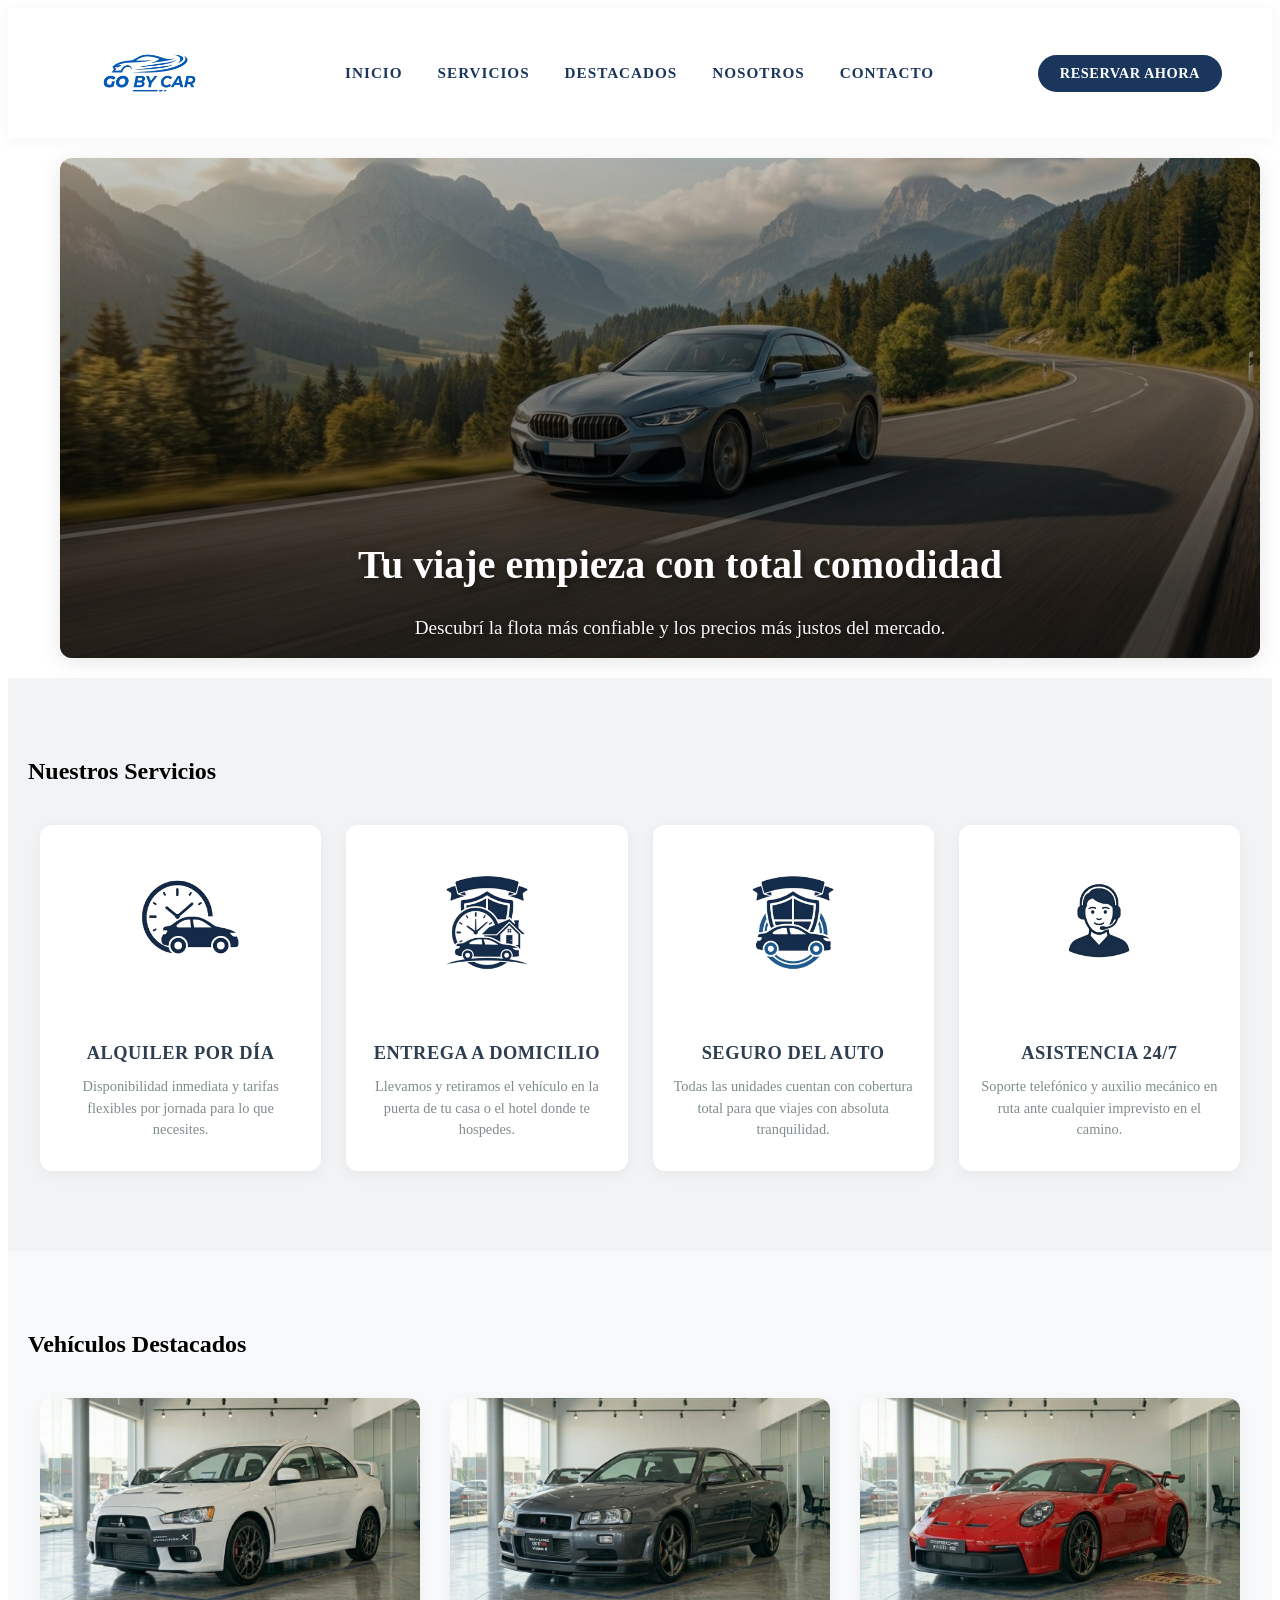
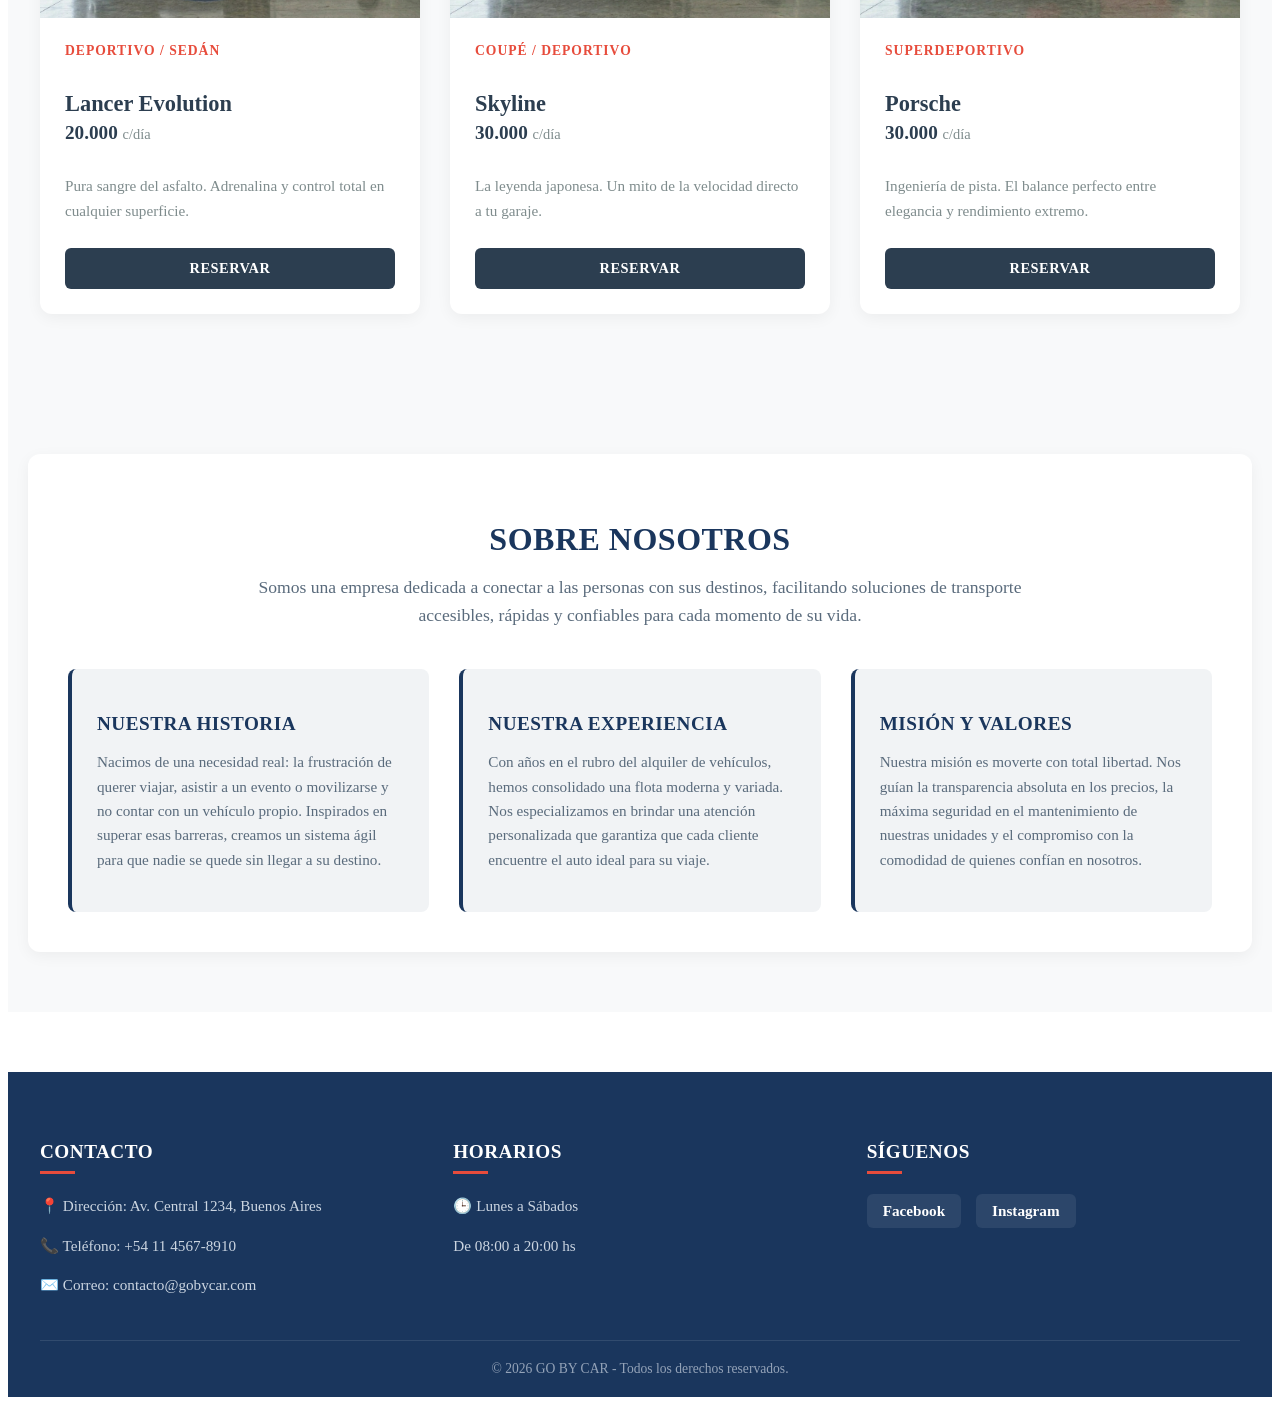
<file: index.html>
<!doctype html>
<html lang="en">
  <head>
    <meta charset="UTF-8" />
    <meta name="viewport" content="width=device-width, initial-scale=1.0" />
    <title>Go By Car</title>
    <link rel="stylesheet" href="./styles.css" />
    <link
      rel="icon"
      href="./img/Logo_De_La_Empresa-Photoroom.ico"
      type="image/x-ico"
    />
  </head>
  <body>
    <header class="sitio-header">
      <div class="header-marca">
        <img
          src="./img/Logo_De_La_Empresa-Photoroom.png"
          alt="GO BY CAR"
          class="header-logo"
        />
      </div>

      <nav class="header-nav">
        <ul class="nav-lista">
          <li><a href="#inicio" class="nav-enlace">Inicio</a></li>
          <li><a href="#servicios" class="nav-enlace">Servicios</a></li>
          <li><a href="#destacados" class="nav-enlace">Destacados</a></li>
          <li><a href="#nosotros" class="nav-enlace">Nosotros</a></li>
          <li><a href="#footer" class="nav-enlace">Contacto</a></li>
        </ul>
      </nav>

      <div class="header-accion">
        <a href="reserva.html" class="btn-reservar-header">Reservar Ahora</a>
      </div>
    </header>
    <main id="inicio">
      <section class="hero-section">
        <div class="hero-container">
          <img
            src="./img/banner.png"
            alt="Auto en la ruta"
            class="hero-bg-img"
          />
          <div class="hero-overlay-content">
            <h1>Tu viaje empieza con total comodidad</h1>
            <p>
              Descubrí la flota más confiable y los precios más justos del
              mercado.
            </p>
            <a href="reserva.html" class="btn-hero-action">Empezar Ahora</a>
          </div>
        </div>
      </section>
    </main>
    <section id="servicios" class="servicios-section">
      <h2 class="seccion-titulo">Nuestros Servicios</h2>
      <div class="servicios-grid">
        <article class="servicio-box">
          <div class="servicio-imagen-wrapper">
            <img
              src="./img/Por-dia-Photoroom.png"
              alt="Ícono Alquiler por día"
            />
          </div>
          <h3>Alquiler por día</h3>
          <p>
            Disponibilidad inmediata y tarifas flexibles por jornada para lo que
            necesites.
          </p>
        </article>

        <article class="servicio-box">
          <div class="servicio-imagen-wrapper">
            <img
              src="./img/Domicilio-Photoroom.png"
              alt="Ícono Entrega a domicilio"
            />
          </div>
          <h3>Entrega a domicilio</h3>
          <p>
            Llevamos y retiramos el vehículo en la puerta de tu casa o el hotel
            donde te hospedes.
          </p>
        </article>

        <article class="servicio-box">
          <div class="servicio-imagen-wrapper">
            <img src="./img/seguro-Photoroom.png" alt="Ícono Seguro del auto" />
          </div>
          <h3>Seguro del auto</h3>
          <p>
            Todas las unidades cuentan con cobertura total para que viajes con
            absoluta tranquilidad.
          </p>
        </article>

        <article class="servicio-box">
          <div class="servicio-imagen-wrapper">
            <img
              src="./img/Ayuda-Photoroom.png"
              alt="Ícono Asistencia técnica"
            />
          </div>
          <h3>Asistencia 24/7</h3>
          <p>
            Soporte telefónico y auxilio mecánico en ruta ante cualquier
            imprevisto en el camino.
          </p>
        </article>
      </div>
    </section>
    <section id="destacados" class="vehiculos-section">
      <h2 class="seccion-titulo">Vehículos Destacados</h2>

      <div class="vehiculos-grid">
        <article class="vehiculo-box">
          <div class="vehiculo-imagen">
            <img src="./img/lancer.png" alt="Lancer Evolution" />
          </div>
          <div class="vehiculo-info">
            <span class="vehiculo-tipo">Deportivo / Sedán</span>
            <h3>Lancer Evolution</h3>
            <div class="vehiculo-precio">20.000 <span>c/día</span></div>
            <p class="vehiculo-descripcion">
              Pura sangre del asfalto. Adrenalina y control total en cualquier
              superficie.
            </p>
            <a href="reserva.html" class="btn-tarjeta-reserva">Reservar</a>
          </div>
        </article>

        <article class="vehiculo-box">
          <div class="vehiculo-imagen">
            <img src="./img/niisan->.<.png" alt="Skyline" />
          </div>
          <div class="vehiculo-info">
            <span class="vehiculo-tipo">Coupé / Deportivo</span>
            <h3>Skyline</h3>
            <div class="vehiculo-precio">30.000 <span>c/día</span></div>
            <p class="vehiculo-descripcion">
              La leyenda japonesa. Un mito de la velocidad directo a tu garaje.
            </p>
            <a href="reserva.html" class="btn-tarjeta-reserva">Reservar</a>
          </div>
        </article>

        <article class="vehiculo-box">
          <div class="vehiculo-imagen">
            <img src="./img/porche.png" alt="Porsche" />
          </div>
          <div class="vehiculo-info">
            <span class="vehiculo-tipo">Superdeportivo</span>
            <h3>Porsche</h3>
            <div class="vehiculo-precio">30.000 <span>c/día</span></div>
            <p class="vehiculo-descripcion">
              Ingeniería de pista. El balance perfecto entre elegancia y
              rendimiento extremo.
            </p>
            <a href="reserva.html" class="btn-tarjeta-reserva">Reservar</a>
          </div>
        </article>
      </div>
    </section>
    <section id="nosotros" class="nosotros-section">
      <div class="nosotros-card">
        <h2>Sobre Nosotros</h2>
        <p class="nosotros-intro">
          Somos una empresa dedicada a conectar a las personas con sus destinos,
          facilitando soluciones de transporte accesibles, rápidas y confiables
          para cada momento de su vida.
        </p>

        <div class="nosotros-detalles-grid">
          <article class="nosotros-item">
            <h3>Nuestra Historia</h3>
            <p>
              Nacimos de una necesidad real: la frustración de querer viajar,
              asistir a un evento o movilizarse y no contar con un vehículo
              propio. Inspirados en superar esas barreras, creamos un sistema
              ágil para que nadie se quede sin llegar a su destino.
            </p>
          </article>

          <article class="nosotros-item">
            <h3>Nuestra Experiencia</h3>
            <p>
              Con años en el rubro del alquiler de vehículos, hemos consolidado
              una flota moderna y variada. Nos especializamos en brindar una
              atención personalizada que garantiza que cada cliente encuentre el
              auto ideal para su viaje.
            </p>
          </article>

          <article class="nosotros-item">
            <h3>Misión y Valores</h3>
            <p>
              Nuestra misión es moverte con total libertad. Nos guían la
              transparencia absoluta en los precios, la máxima seguridad en el
              mantenimiento de nuestras unidades y el compromiso con la
              comodidad de quienes confían en nosotros.
            </p>
          </article>
        </div>
      </div>
    </section>
    <footer id="footer" class="sitio-footer">
      <div class="footer-container">
        <div class="footer-columna">
          <h3>Contacto</h3>
          <p>📍 Dirección: Av. Central 1234, Buenos Aires</p>
          <p>📞 Teléfono: +54 11 4567-8910</p>
          <p>✉️ Correo: contacto@gobycar.com</p>
        </div>

        <div class="footer-columna">
          <h3>Horarios</h3>
          <p>🕒 Lunes a Sábados</p>
          <p>De 08:00 a 20:00 hs</p>
        </div>

        <div class="footer-columna">
          <h3>Síguenos</h3>
          <div class="footer-redes">
            <a href="#" class="red-enlace">Facebook</a>
            <a href="#" class="red-enlace">Instagram</a>
          </div>
        </div>
      </div>

      <div class="footer-inferior">
        <p>&copy; 2026 GO BY CAR - Todos los derechos reservados.</p>
      </div>
    </footer>
  </body>
</html>
</file>
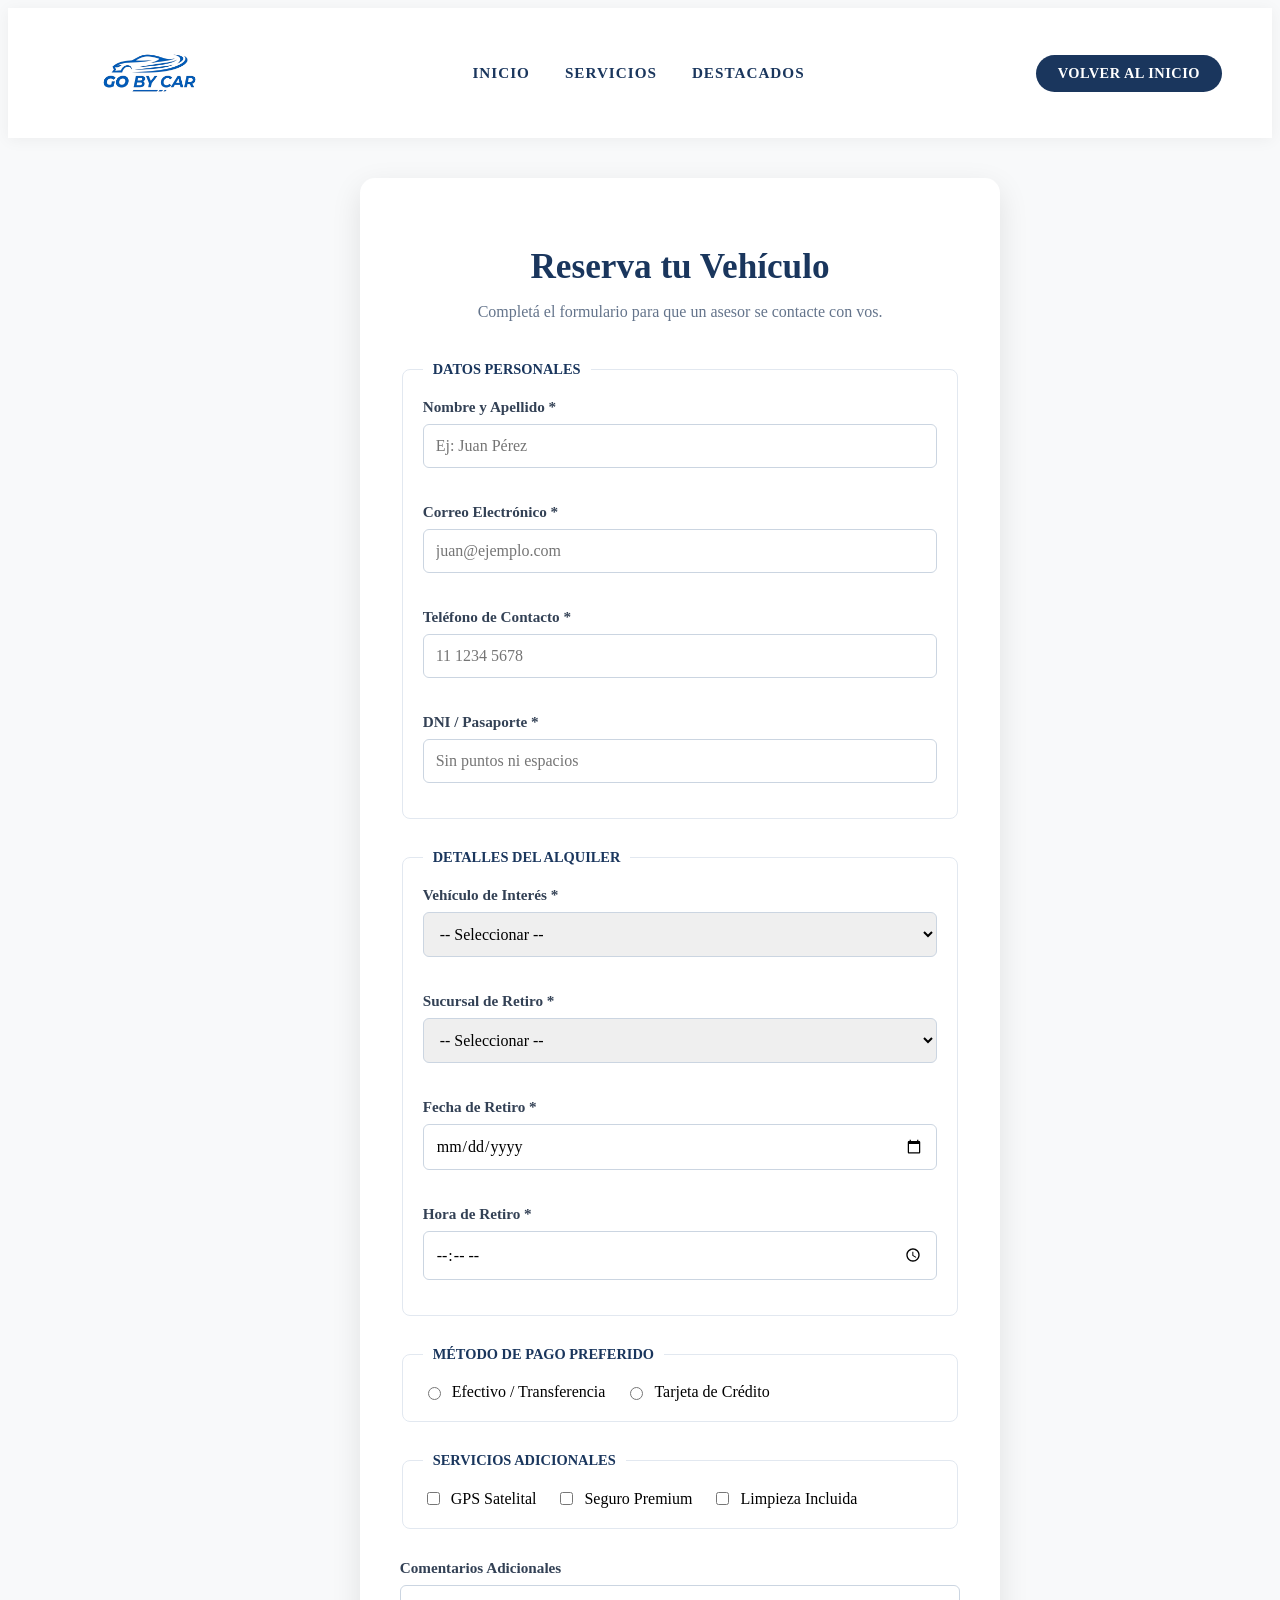
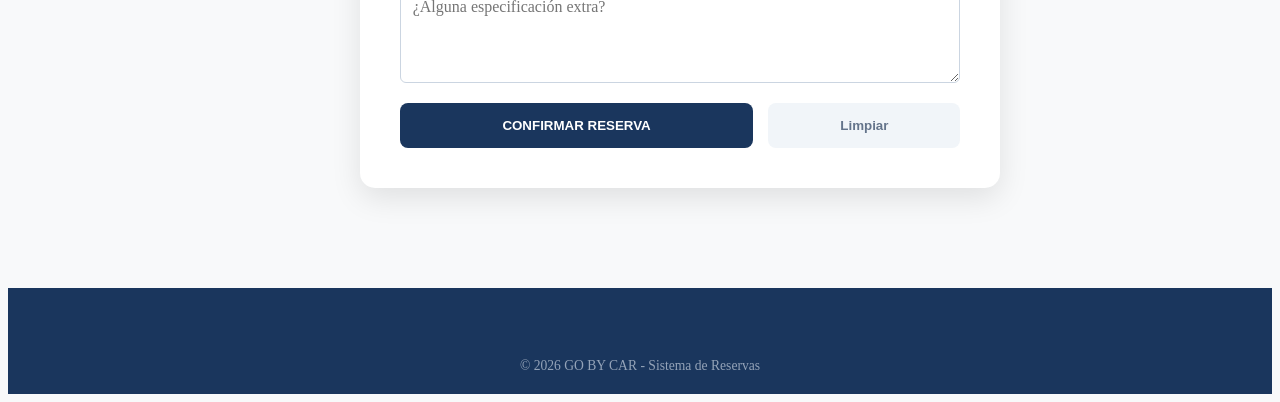
<file: reserva.html>
<!doctype html>
<html lang="es">
  <head>
    <meta charset="UTF-8" />
    <meta name="viewport" content="width=device-width, initial-scale=1.0" />
    <title>Reservar Ahora - GO BY CAR</title>
    <link rel="stylesheet" href="./styles.css" />
    <link rel="icon" href="./img/Logo_De_La_Empresa-Photoroom.ico" />
  </head>
  <body class="reserva-body">
    <header class="sitio-header">
      <div class="header-marca">
        <img
          src="./img/Logo_De_La_Empresa-Photoroom.png"
          alt="GO BY CAR"
          class="header-logo"
        />
      </div>
      <nav class="header-nav">
        <ul class="nav-lista">
          <li><a href="index.html" class="nav-enlace">Inicio</a></li>
          <li>
            <a href="index.html#servicios" class="nav-enlace">Servicios</a>
          </li>
          <li>
            <a href="index.html#vehiculos" class="nav-enlace">Destacados</a>
          </li>
        </ul>
      </nav>
      <div class="header-accion">
        <a href="index.html" class="btn-reservar-header">Volver al Inicio</a>
      </div>
    </header>

    <main class="formulario-main">
      <section class="form-container">
        <div class="form-card">
          <h1>Reserva tu Vehículo</h1>
          <p class="form-instrucciones">
            Completá el formulario para que un asesor se contacte con vos.
          </p>

          <form action="#" method="POST" class="formulario-estilizado">
            <fieldset>
              <legend>Datos Personales</legend>
              <div class="form-grid">
                <div class="campo">
                  <label for="nombre">Nombre y Apellido *</label>
                  <input
                    type="text"
                    id="nombre"
                    name="nombre"
                    placeholder="Ej: Juan Pérez"
                    required
                  />
                </div>
                <div class="campo">
                  <label for="email">Correo Electrónico *</label>
                  <input
                    type="email"
                    id="email"
                    name="email"
                    placeholder="juan@ejemplo.com"
                    required
                  />
                </div>
                <div class="campo">
                  <label for="telefono">Teléfono de Contacto *</label>
                  <input
                    type="tel"
                    id="telefono"
                    name="telefono"
                    placeholder="11 1234 5678"
                    required
                  />
                </div>
                <div class="campo">
                  <label for="dni">DNI / Pasaporte *</label>
                  <input
                    type="text"
                    id="dni"
                    name="dni"
                    placeholder="Sin puntos ni espacios"
                    required
                  />
                </div>
              </div>
            </fieldset>

            <fieldset>
              <legend>Detalles del Alquiler</legend>
              <div class="form-grid">
                <div class="campo">
                  <label for="vehiculo">Vehículo de Interés *</label>
                  <select id="vehiculo" name="vehiculo" required>
                    <option value="">-- Seleccionar --</option>
                    <option value="lancer">Lancer Evolution</option>
                    <option value="skyline">Skyline R34</option>
                    <option value="porsche">Porsche 911</option>
                  </select>
                </div>
                <div class="campo">
                  <label for="sucursal">Sucursal de Retiro *</label>
                  <select id="sucursal" name="sucursal" required>
                    <option value="">-- Seleccionar --</option>
                    <option value="centro">Sucursal Centro</option>
                    <option value="aeropuerto">Sucursal Aeropuerto</option>
                  </select>
                </div>
                <div class="campo">
                  <label for="fecha">Fecha de Retiro *</label>
                  <input type="date" id="fecha" name="fecha" required />
                </div>
                <div class="campo">
                  <label for="hora">Hora de Retiro *</label>
                  <input type="time" id="hora" name="hora" required />
                </div>
              </div>
            </fieldset>

            <fieldset>
              <legend>Método de Pago Preferido</legend>
              <div class="opciones-pago">
                <label class="radio-label">
                  <input type="radio" name="pago" value="efectivo" required />
                  Efectivo / Transferencia
                </label>
                <label class="radio-label">
                  <input type="radio" name="pago" value="tarjeta" /> Tarjeta de
                  Crédito
                </label>
              </div>
            </fieldset>

            <fieldset>
              <legend>Servicios Adicionales</legend>
              <div class="opciones-extras">
                <label class="check-label">
                  <input type="checkbox" name="extra" value="gps" /> GPS
                  Satelital
                </label>
                <label class="check-label">
                  <input type="checkbox" name="extra" value="seguro" /> Seguro
                  Premium
                </label>
                <label class="check-label">
                  <input type="checkbox" name="extra" value="limpieza" />
                  Limpieza Incluida
                </label>
              </div>
            </fieldset>

            <div class="campo">
              <label for="mensaje">Comentarios Adicionales</label>
              <textarea
                id="mensaje"
                name="mensaje"
                rows="4"
                placeholder="¿Alguna especificación extra?"
              ></textarea>
            </div>

            <div class="form-acciones">
              <button type="submit" class="btn-enviar">
                Confirmar Reserva
              </button>
              <button type="reset" class="btn-limpiar">Limpiar</button>
            </div>
          </form>
        </div>
      </section>
    </main>

    <footer class="sitio-footer">
      <div class="footer-inferior">
        <p>&copy; 2026 GO BY CAR - Sistema de Reservas</p>
      </div>
    </footer>
  </body>
</html>
</file>
<file: styles.css>
.sitio-header {
  display: flex;
  justify-content: space-between;
  align-items: center;
  padding: 15px 50px;
  background-color: #ffffff;
  box-shadow: 0 2px 15px rgba(0, 0, 0, 0.05);
  position: sticky;
  top: 0;
  z-index: 1000;
}

.header-marca {
  display: flex;
  align-items: center;
}

.header-logo {
  height: 100px;
  width: auto;
  object-fit: contain;
}

.nav-lista {
  display: flex;
  gap: 35px;
  list-style: none;
  margin: 0;
  padding: 0;
}

.nav-enlace {
  text-decoration: none;
  color: #1a365d;
  font-weight: 700;
  font-size: 0.95rem;
  text-transform: uppercase;
  letter-spacing: 1px;
  transition: color 0.3s ease;
}

.nav-enlace:hover {
  color: #e74c3c;
}

.btn-reservar-header {
  display: inline-block;
  text-decoration: none;
  background-color: #1a365d;
  color: #ffffff;
  padding: 10px 22px;
  border-radius: 25px;
  font-weight: 700;
  font-size: 0.9rem;
  text-transform: uppercase;
  letter-spacing: 0.5px;
  transition:
    background-color 0.3s ease,
    transform 0.2s ease;
}

.btn-reservar-header:hover {
  background-color: #e74c3c;
  transform: translateY(-1px);
}

@media (max-width: 900px) {
  .sitio-header {
    padding: 15px 25px;
  }
  .nav-lista {
    gap: 20px;
  }
}

@media (max-width: 768px) {
  .sitio-header {
    flex-direction: column;
    gap: 15px;
    padding: 15px;
    text-align: center;
  }
  .header-nav {
    order: 2;
  }
  .header-accion {
    order: 3;
    width: 100%;
  }
  .btn-reservar-header {
    display: block;
    width: 100%;
  }
}
.nav-menu {
  display: flex;
  flex-direction: row;
  gap: 20%;
}
.nav-menu a {
  text-decoration: none;
  color: black;
  font-weight: bold;
}
.nav-menu a:hover {
  color: blue;
}
.hero-section {
  width: 100%;
  padding: 20px;
  background-color: #ffffff;
}

.hero-container {
  position: relative;
  width: 100%;
  max-width: 1200px;
  margin: 0 auto;
  overflow: hidden;
  border-radius: 12px;
  box-shadow: 0 4px 20px rgba(0, 0, 0, 0.1);
}

.hero-bg-img {
  width: 100%;
  height: 500px;
  object-fit: cover;
  display: block;
}

.hero-overlay-content {
  position: absolute;
  top: 0;
  left: 0;
  width: 100%;
  height: 100%;
  background: linear-gradient(
    to top,
    rgba(0, 0, 0, 0.7) 30%,
    rgba(0, 0, 0, 0.2) 100%
  );
  display: flex;
  flex-direction: column;
  justify-content: flex-end;
  align-items: center;
  text-align: center;
  padding: 60px 20px;
}

.hero-overlay-content h1 {
  color: #ffffff;
  font-size: 2.5rem;
  font-weight: 800;
  margin-bottom: 10px;
  text-shadow: 2px 2px 8px rgba(0, 0, 0, 0.5);
}

.hero-overlay-content p {
  color: #f8f9fa;
  font-size: 1.2rem;
  font-weight: 400;
  margin-bottom: 30px;
  max-width: 600px;
  text-shadow: 1px 1px 5px rgba(0, 0, 0, 0.5);
}

.btn-hero-action {
  display: inline-block;
  text-decoration: none;
  background-color: #e74c3c;
  color: #ffffff;
  padding: 14px 35px;
  font-size: 1.1rem;
  font-weight: 700;
  border-radius: 30px;
  text-transform: uppercase;
  letter-spacing: 0.5px;
  box-shadow: 0 4px 15px rgba(231, 76, 60, 0.4);
  transition:
    background-color 0.3s ease,
    transform 0.2s ease,
    box-shadow 0.3s ease;
}

.btn-hero-action:hover {
  background-color: #c0392b;
  transform: translateY(-2px);
  box-shadow: 0 6px 20px rgba(231, 76, 60, 0.6);
}

@media (max-width: 768px) {
  .hero-bg-img {
    height: 400px;
  }
  .hero-overlay-content h1 {
    font-size: 1.8rem;
  }
  .hero-overlay-content p {
    font-size: 1rem;
  }
  .btn-hero-action {
    padding: 12px 25px;
    font-size: 0.95rem;
  }
}

.servicios-section {
  padding: 60px 20px;
  background-color: #f1f3f5;
}

.servicios-grid {
  display: grid;
  grid-template-columns: repeat(auto-fit, minmax(220px, 1fr));
  gap: 25px;
  max-width: 1200px;
  margin: 0 auto;
  padding: 20px 0;
}

.servicio-box {
  background-color: #ffffff;
  border-radius: 12px;
  padding: 30px 20px;
  text-align: center;
  box-shadow: 0 4px 15px rgba(0, 0, 0, 0.05);
  display: flex;
  flex-direction: column;
  align-items: center;
  transition:
    transform 0.3s ease,
    box-shadow 0.3s ease;
}

.servicio-box:hover {
  transform: translateY(-5px);
  box-shadow: 0 8px 25px rgba(0, 0, 0, 0.12);
}

.servicio-imagen-wrapper {
  width: 150px;
  height: 150px;
  margin-bottom: 20px;
  display: flex;
  align-items: center;
  justify-content: center;
}

.servicio-imagen-wrapper img {
  width: 100%;
  height: 100%;
  object-fit: contain;
}

.servicio-box h3 {
  font-size: 1.15rem;
  color: #2c3e50;
  margin-bottom: 12px;
  font-weight: 700;
  text-transform: uppercase;
  letter-spacing: 0.5px;
}

.servicio-box p {
  font-size: 0.9rem;
  color: #7f8c8d;
  line-height: 1.5;
  margin: 0;
}

.vehiculos-section {
  padding: 60px 20px;
  background-color: #f8f9fa;
}

.vehiculos-grid {
  display: grid;
  grid-template-columns: repeat(auto-fit, minmax(280px, 1fr));
  gap: 30px;
  max-width: 1200px;
  margin: 0 auto;
  padding: 20px 0;
}

.vehiculo-box {
  background-color: #ffffff;
  border-radius: 12px;
  overflow: hidden;
  box-shadow: 0 4px 15px rgba(0, 0, 0, 0.05);
  display: flex;
  flex-direction: column;
  transition:
    transform 0.3s ease,
    box-shadow 0.3s ease;
}

.vehiculo-box:hover {
  transform: translateY(-5px);
  box-shadow: 0 8px 25px rgba(0, 0, 0, 0.15);
}

.vehiculo-imagen {
  width: 100%;
  height: 220px;
  overflow: hidden;
}

.vehiculo-imagen img {
  width: 100%;
  height: 100%;
  object-fit: cover;
  transition: transform 0.5s ease;
}

.vehiculo-box:hover .vehiculo-imagen img {
  transform: scale(1.05);
}

.vehiculo-info {
  padding: 25px;
  display: flex;
  flex-direction: column;
  flex-grow: 1;
}

.vehiculo-info h3 {
  font-size: 1.4rem;
  color: #2c3e50;
  margin-bottom: 5px;
  text-transform: capitalize;
}

.vehiculo-tipo {
  font-size: 0.85rem;
  color: #e74c3c;
  font-weight: 700;
  text-transform: uppercase;
  letter-spacing: 1px;
  margin-bottom: 10px;
}

.vehiculo-precio {
  font-size: 1.2rem;
  color: #2c3e50;
  font-weight: 700;
  margin-bottom: 15px;
}

.vehiculo-precio span {
  font-size: 0.9rem;
  color: #7f8c8d;
  font-weight: 400;
}

.vehiculo-descripcion {
  font-size: 0.95rem;
  color: #7f8c8d;
  line-height: 1.6;
  margin-bottom: 25px;
}
.btn-tarjeta-reserva {
  display: block;
  text-align: center;
  text-decoration: none;
  background-color: #2c3e50;
  color: #ffffff;
  padding: 12px;
  border-radius: 6px;
  font-weight: 700;
  text-transform: uppercase;
  font-size: 0.9rem;
  letter-spacing: 0.5px;
  margin-top: auto;
  transition: background-color 0.3s ease;
}

.btn-tarjeta-reserva:hover {
  background-color: #e74c3c;
}

.nosotros-section {
  padding: 60px 20px;
  background-color: #f8f9fa;
  display: flex;
  justify-content: center;
}

.nosotros-card {
  background-color: #ffffff;
  border-radius: 12px;
  padding: 40px;
  max-width: 1200px;
  width: 100%;
  box-shadow: 0 4px 15px rgba(0, 0, 0, 0.05);
}

.nosotros-card h2 {
  font-size: 2rem;
  color: #1a365d;
  text-align: center;
  margin-bottom: 15px;
  text-transform: uppercase;
  letter-spacing: 0.5px;
}

.nosotros-intro {
  font-size: 1.1rem;
  color: #5a6b7c;
  text-align: center;
  max-width: 800px;
  margin: 0 auto 40px auto;
  line-height: 1.6;
}

.nosotros-detalles-grid {
  display: grid;
  grid-template-columns: repeat(auto-fit, minmax(280px, 1fr));
  gap: 30px;
}

.nosotros-item {
  background-color: #f1f3f5;
  padding: 25px;
  border-radius: 8px;
  border-left: 4px solid #1a365d;
}

.nosotros-item h3 {
  font-size: 1.2rem;
  color: #1a365d;
  margin-bottom: 12px;
  text-transform: uppercase;
  letter-spacing: 0.5px;
}

.nosotros-item p {
  font-size: 0.95rem;
  color: #5a6b7c;
  line-height: 1.6;
}

@media (max-width: 600px) {
  .nosotros-card {
    padding: 25px 15px;
  }
  .nosotros-card h2 {
    font-size: 1.6rem;
  }
  .nosotros-intro {
    font-size: 1rem;
    margin-bottom: 25px;
  }
}
.sitio-footer {
  background-color: #1a365d;
  color: #ffffff;
  padding: 50px 20px 20px 20px;
  margin-top: 60px;
}

.footer-container {
  display: grid;
  grid-template-columns: repeat(auto-fit, minmax(250px, 1fr));
  gap: 40px;
  max-width: 1200px;
  margin: 0 auto;
  padding-bottom: 30px;
  border-bottom: 1px solid rgba(255, 255, 255, 0.1);
}

.footer-columna h3 {
  color: #ffffff;
  font-size: 1.2rem;
  margin-bottom: 20px;
  text-transform: uppercase;
  letter-spacing: 0.5px;
  position: relative;
}

.footer-columna h3::after {
  content: "";
  display: block;
  width: 35px;
  height: 3px;
  background-color: #e74c3c;
  margin-top: 8px;
}

.footer-columna p {
  color: #cbd5e1;
  font-size: 0.95rem;
  margin-bottom: 12px;
  line-height: 1.6;
}

.footer-redes {
  display: flex;
  gap: 15px;
}

.red-enlace {
  color: #ffffff;
  text-decoration: none;
  font-weight: 600;
  font-size: 0.95rem;
  background-color: rgba(255, 255, 255, 0.08);
  padding: 8px 16px;
  border-radius: 6px;
  transition:
    background-color 0.3s ease,
    color 0.3s ease;
}

.red-enlace:hover {
  background-color: #e74c3c;
  color: #ffffff;
}

.footer-inferior {
  text-align: center;
  padding-top: 20px;
}

.footer-inferior p {
  color: #94a3b8;
  font-size: 0.85rem;
  margin: 0;
}

@media (max-width: 768px) {
  .footer-container {
    grid-template-columns: 1fr;
    gap: 30px;
    text-align: center;
  }
  .footer-columna h3::after {
    margin: 8px auto 0 auto;
  }
  .footer-redes {
    justify-content: center;
  }
}
/* DISEÑO DEL FORMULARIO */
.reserva-body {
  background-color: #f8f9fa;
}

.formulario-main {
  padding: 40px 20px;
  display: flex;
  justify-content: center;
}

.form-card {
  background-color: #ffffff;
  max-width: 900px;
  width: 100%;
  padding: 40px;
  border-radius: 15px;
  box-shadow: 0 10px 30px rgba(0, 0, 0, 0.1);
}

.form-card h1 {
  color: #1a365d;
  text-align: center;
  font-size: 2.2rem;
  margin-bottom: 10px;
}

.form-instrucciones {
  text-align: center;
  color: #64748b;
  margin-bottom: 40px;
}

/* Fieldsets y Legends */
.formulario-estilizado fieldset {
  border: 1px solid #e2e8f0;
  border-radius: 8px;
  padding: 20px;
  margin-bottom: 30px;
}

.formulario-estilizado legend {
  font-weight: 700;
  color: #1a365d;
  padding: 0 10px;
  text-transform: uppercase;
  font-size: 0.9rem;
}

/* Grilla de campos */
.form-grid {
  display: grid;
  grid-template-columns: repeat(auto-fit, minmax(300px, 1fr));
  gap: 20px;
}

.campo {
  display: flex;
  flex-direction: column;
  gap: 8px;
  margin-bottom: 15px;
}

.campo label {
  font-weight: 600;
  color: #334155;
  font-size: 0.95rem;
}

.campo input,
.campo select,
.campo textarea {
  padding: 12px;
  border: 1px solid #cbd5e1;
  border-radius: 6px;
  font-family: inherit;
  font-size: 1rem;
  transition:
    border-color 0.3s ease,
    box-shadow 0.3s ease;
}

.campo input:focus,
.campo select:focus,
.campo textarea:focus {
  outline: none;
  border-color: #1a365d;
  box-shadow: 0 0 0 3px rgba(26, 54, 93, 0.1);
}

/* Radios y Checkboxes */
.opciones-pago,
.opciones-extras {
  display: flex;
  gap: 20px;
  flex-wrap: wrap;
}

.radio-label,
.check-label {
  display: flex;
  align-items: center;
  gap: 8px;
  cursor: pointer;
  font-weight: 500;
}

.form-acciones {
  display: flex;
  gap: 15px;
  margin-top: 20px;
}

.btn-enviar {
  flex: 2;
  background-color: #1a365d;
  color: white;
  padding: 15px;
  border: none;
  border-radius: 8px;
  font-weight: 700;
  cursor: pointer;
  text-transform: uppercase;
  transition: background-color 0.3s;
}

.btn-enviar:hover {
  background-color: #e74c3c;
}

.btn-limpiar {
  flex: 1;
  background-color: #f1f5f9;
  color: #64748b;
  padding: 15px;
  border: none;
  border-radius: 8px;
  font-weight: 600;
  cursor: pointer;
  transition: background-color 0.3s;
}

.btn-limpiar:hover {
  background-color: #e2e8f0;
}

@media (max-width: 600px) {
  .form-card {
    padding: 20px;
  }
  .form-acciones {
    flex-direction: column;
  }
}
</file>
